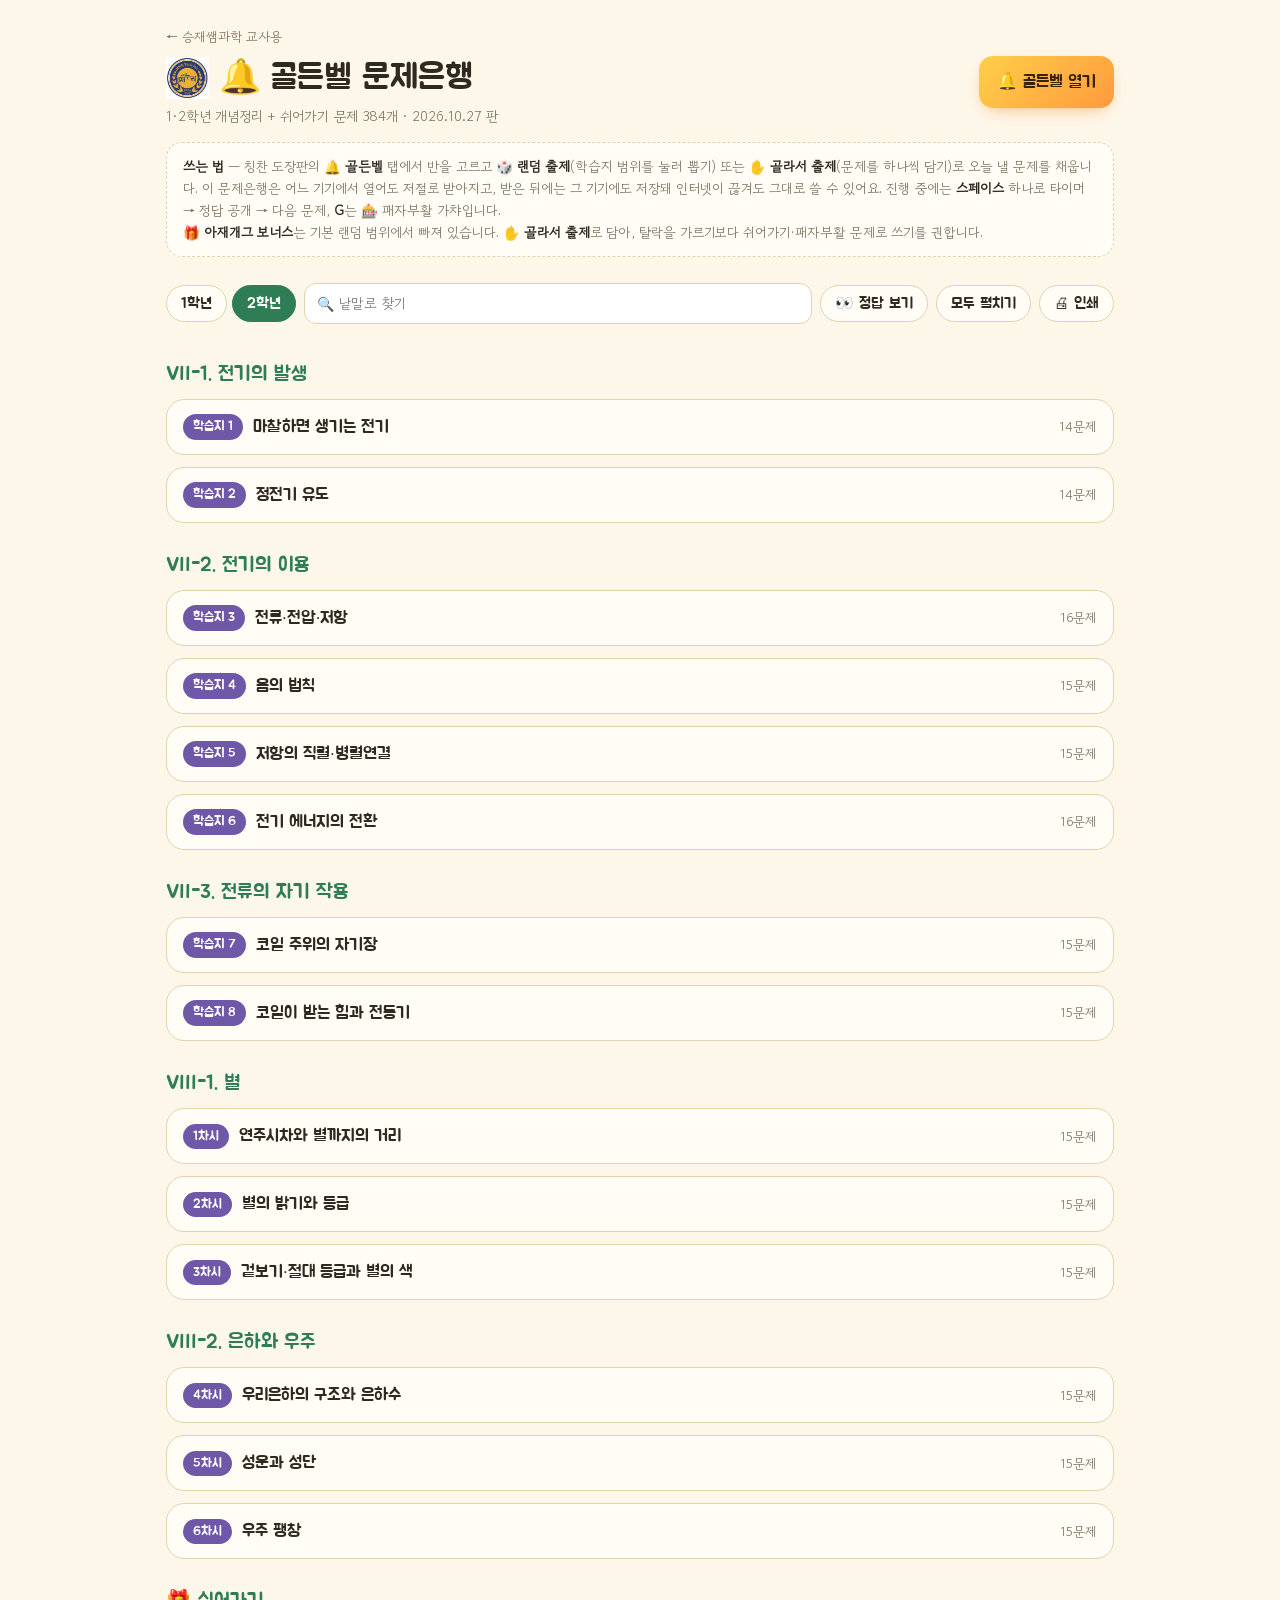
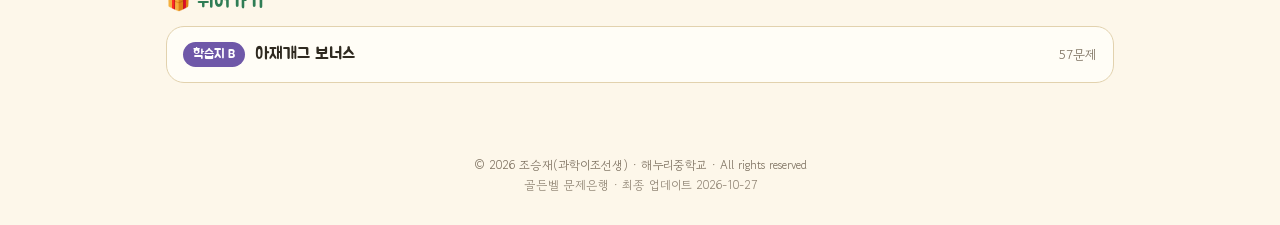
<file: goldenbell/index.html>
<!doctype html>
<html lang="ko">
<head>
<meta charset="utf-8">
<meta name="viewport" content="width=device-width,initial-scale=1,viewport-fit=cover">
<title>골든벨 문제은행 · 해누리 과학 시간</title>
<meta name="robots" content="noindex,nofollow">
<meta name="theme-color" content="#2f7d55">
<link rel="icon" href="../icon-192.png">
<link rel="preconnect" href="https://fonts.googleapis.com">
<link rel="preconnect" href="https://fonts.gstatic.com" crossorigin>
<link href="https://fonts.googleapis.com/css2?family=Jua&family=Gowun+Dodum&display=swap" rel="stylesheet">
<style>
:root{
 --paper:#fdf7ea; --paper-hi:#fffdf6; --paper-lo:#f4ead4;
 --line:#e2d2ae; --ink:#2f2a20; --ink-mute:#7d7160; --leaf:#2f7d55; --plum:#6f58a8; --gold:#c98a12;
 --jua:"Jua",-apple-system,"Apple SD Gothic Neo","Malgun Gothic",sans-serif;
 --body:"Gowun Dodum","Pretendard",-apple-system,"Apple SD Gothic Neo","Malgun Gothic",sans-serif;
}
*{margin:0;padding:0;box-sizing:border-box}
body{font-family:var(--body);color:var(--ink);line-height:1.65;background:var(--paper);min-height:100dvh}
.wrap{max-width:980px;margin:0 auto;padding:22px 16px 40px}
.top{display:flex;align-items:flex-start;justify-content:space-between;gap:14px;flex-wrap:wrap}
.brandline{display:flex;align-items:center;gap:10px}
.hnr-mark{display:block;width:auto;height:42px;object-fit:contain;flex:0 0 auto}
h1{font-family:var(--jua);font-weight:400;font-size:clamp(24px,4.4vw,34px);line-height:1.3}
.lead{font-size:14px;color:var(--ink-mute);margin-top:4px}
.back{font-size:13px;color:var(--ink-mute);text-decoration:none}
.go{display:inline-flex;align-items:center;gap:8px;text-decoration:none;font-family:var(--jua);font-size:17px;padding:12px 18px;border-radius:14px;
 background:linear-gradient(135deg,#ffcf4a,#ff9a3c);color:#3a2300;box-shadow:0 6px 18px -8px rgba(255,140,40,.8)}
.bar{display:flex;gap:8px;flex-wrap:wrap;align-items:center;margin:18px 0 6px;position:sticky;top:0;background:var(--paper);padding:8px 0;z-index:2}
.bar button{font-family:var(--jua);font-size:15px;padding:8px 14px;border-radius:999px;border:1.5px solid var(--line);background:var(--paper-hi);color:var(--ink);cursor:pointer}
.bar button.on{background:var(--leaf);border-color:var(--leaf);color:#fff}
.bar input{flex:1;min-width:160px;font:inherit;font-size:14px;padding:8px 12px;border-radius:12px;border:1.5px solid var(--line);background:#fff}
.how{background:var(--paper-hi);border:1.5px dashed var(--line);border-radius:16px;padding:12px 16px;font-size:13.5px;color:var(--ink-mute);margin-top:14px}
.how b{color:var(--ink)}
.unit{font-family:var(--jua);font-size:20px;margin:26px 0 8px;color:var(--leaf)}
.sheet{background:var(--paper-hi);border:1.5px solid var(--line);border-radius:18px;margin-bottom:12px;overflow:hidden}
.sheet>summary{list-style:none;cursor:pointer;display:flex;align-items:center;gap:10px;padding:13px 16px;font-family:var(--jua);font-size:17px}
.sheet>summary::-webkit-details-marker{display:none}
.sheet>summary .no{flex:0 0 auto;font-size:13px;color:#fff;background:var(--plum);border-radius:999px;padding:2px 10px}
.sheet>summary .n{margin-left:auto;font-family:var(--body);font-size:13px;color:var(--ink-mute)}
.sheet[open]>summary{border-bottom:1.5px dashed var(--line)}
ol{list-style:none;padding:6px 16px 12px}
li{display:flex;gap:10px;padding:9px 0;border-bottom:1px dashed var(--line)}
li:last-child{border-bottom:none}
li .k{flex:0 0 auto;width:2.2em;font-family:var(--jua);color:var(--plum);font-size:15px}
li .b{flex:1;min-width:0;word-break:keep-all}
li .q{font-size:15px}
li .ch{display:block;font-size:13.5px;color:var(--ink-mute);margin-top:2px}
li .tags{display:flex;gap:5px;flex-wrap:wrap;margin-top:4px}
.tag{font-size:11.5px;padding:1px 8px;border-radius:999px;background:var(--paper-lo);color:var(--ink-mute)}
.tag.ox{background:#e7f0ff;color:#2f5fb3} .tag.mc{background:#f3e8ff;color:#7a3fb8} .tag.short{background:#e8f7ec;color:#2f7d45}
.ans{display:none;margin-top:5px;font-size:14px;color:var(--leaf)}
.ans b{font-family:var(--jua);font-weight:400;font-size:16px}
.ans .e{display:block;color:var(--ink-mute);font-size:13px}
body.show .ans{display:block}
.empty{text-align:center;color:var(--ink-mute);padding:40px 0}
#app-credit{text-align:center;font-size:12px;color:var(--ink-mute);padding:20px 0 30px;line-height:1.7}
@media print{
 .bar,.how,.go,.back,#app-credit{display:none}
 body{background:#fff}
 .sheet{break-inside:avoid-page;border-color:#ccc}
 .sheet:not([open]) ol{display:block}
}
</style>
</head>
<body>
<div class="wrap">
  <a class="back" href="../teacher.html#tools">← 승재쌤과학 교사용</a>
  <div class="top" style="margin-top:8px">
    <div>
      <div class="brandline"><img class="hnr-mark" src="../lab/hnr-tech-mark.webp" alt="HNR TECH"><h1>🔔 골든벨 문제은행</h1></div>
      <div class="lead" id="lead">불러오는 중…</div>
    </div>
    <a class="go" id="goGB" href="https://scienceisjo.github.io/class-tools/stamp-board/#gb">🔔 골든벨 열기</a>
  </div>

  <div class="how">
    <b>쓰는 법</b> — 칭찬 도장판의 <b>🔔 골든벨</b> 탭에서 반을 고르고 <b>🎲 랜덤 출제</b>(학습지 범위를 눌러 뽑기) 또는 <b>✋ 골라서 출제</b>(문제를 하나씩 담기)로 오늘 낼 문제를 채웁니다.
    이 문제은행은 어느 기기에서 열어도 저절로 받아지고, 받은 뒤에는 그 기기에도 저장돼 인터넷이 끊겨도 그대로 쓸 수 있어요.
    진행 중에는 <b>스페이스</b> 하나로 타이머 → 정답 공개 → 다음 문제, <b>G</b>는 🎰 패자부활 가챠입니다.
    <br><b>🎁 아재개그 보너스</b>는 기본 랜덤 범위에서 빠져 있습니다. <b>✋ 골라서 출제</b>로 담아, 탈락을 가르기보다 쉬어가기·패자부활 문제로 쓰기를 권합니다.
  </div>

  <div class="bar">
    <span id="gTabs"></span>
    <input id="find" placeholder="🔍 낱말로 찾기" oninput="draw()">
    <button id="ansBtn" onclick="toggleAns()">👀 정답 보기</button>
    <button onclick="openAll()">모두 펼치기</button>
    <button onclick="window.print()">🖨 인쇄</button>
  </div>

  <div id="list"><div class="empty">문제은행을 불러오는 중이에요…</div></div>
</div>

<footer id="app-credit">
  © 2026 조승재(과학이조선생) · 해누리중학교 · All rights reserved<br>
  <span style="opacity:.85">골든벨 문제은행 · 최종 업데이트 2026-10-27</span>
</footer>

<script>
const $ = s => document.querySelector(s);
const esc = s => String(s == null ? '' : s).replace(/[&<>"]/g, c => ({'&':'&amp;','<':'&lt;','>':'&gt;','"':'&quot;'}[c]));
const CIRC = ['①','②','③','④','⑤','⑥'];
const TYPE = { ox:'O/X', mc:'객관식', short:'단답' };
let BANK = null;
let G = Number(localStorage.getItem('sc_grade') || 2);

/* 같은 github.io 안에서는 칭찬 도장판으로, 내 컴퓨터(apps 루트)에서는 그 자리의 도장판으로 */
if(!/github\.io$/.test(location.hostname)) $('#goGB').href = '/stamp-board/#gb';

fetch('bank.json', { cache:'no-cache' })
  .then(r => { if(!r.ok) throw r.status; return r.json(); })
  .then(j => {
    BANK = j;
    if(!BANK.grades.some(x => x.g === G)) G = BANK.grades[0].g;
    $('#lead').textContent = '1·2학년 개념정리 + 쉬어가기 문제 ' + j.count + '개 · ' + j.v.replace(/-/g, '.') + ' 판';
    draw();
  })
  .catch(() => {
    $('#lead').textContent = '문제은행을 불러오지 못했어요';
    $('#list').innerHTML = '<div class="empty">인터넷이 연결되면 다시 열어 주세요.</div>';
  });

function setG(g){ G = g; draw(); }
function toggleAns(){
  document.body.classList.toggle('show');
  $('#ansBtn').textContent = document.body.classList.contains('show') ? '🙈 정답 가리기' : '👀 정답 보기';
}
function openAll(){ document.querySelectorAll('details.sheet').forEach(d => d.open = true); }

function draw(){
  if(!BANK) return;
  $('#gTabs').innerHTML = BANK.grades.map(x =>
    '<button class="' + (x.g === G ? 'on' : '') + '" onclick="setG(' + x.g + ')">' + esc(x.name) + '</button>').join(' ');
  const f = $('#find').value.trim().toLowerCase();
  const grade = BANK.grades.find(x => x.g === G);
  let h = '', hit = 0;
  grade.units.forEach(U => {
    let uh = '';
    U.sheets.forEach(S => {
      const qs = S.qs.filter(q => !f || (q.q + ' ' + q.a + ' ' + (q.ch || []).join(' ') + ' ' + (q.ex || '')).toLowerCase().includes(f));
      if(!qs.length) return;
      hit += qs.length;
      uh += '<details class="sheet"' + (f ? ' open' : '') + '><summary><span class="no">' + esc(S.lab || ('학습지 ' + S.no)) + '</span>' + esc(S.t) +
            '<span class="n">' + qs.length + '문제</span></summary><ol>' +
            qs.map(q => {
              const n = q.id.slice(-2).replace(/^0/, '');
              const ai = q.t === 'mc' ? CIRC.indexOf(String(q.a).charAt(0)) : -1;
              return '<li><span class="k">' + n + '</span><div class="b"><div class="q">' + esc(q.q) + '</div>' +
                (q.ch ? '<span class="ch">' + q.ch.map((c, i) => CIRC[i] + ' ' + esc(c)).join(' &nbsp; ') + '</span>' : '') +
                '<div class="tags"><span class="tag ' + q.t + '">' + TYPE[q.t] + '</span><span class="tag">' + '★★★'.slice(0, q.lv) + '</span></div>' +
                '<div class="ans">정답 <b>' + esc(q.a) + (ai >= 0 && q.ch[ai] ? ' ' + esc(q.ch[ai]) : '') + '</b>' +
                (q.acc && q.acc.length ? ' <span style="color:var(--ink-mute)">(같이 인정: ' + esc(q.acc.join(', ')) + ')</span>' : '') +
                (q.ex ? '<span class="e">' + esc(q.ex) + '</span>' : '') + '</div></div></li>';
            }).join('') + '</ol></details>';
    });
    if(uh) h += '<div class="unit">' + esc(U.name) + '</div>' + uh;
  });
  $('#list').innerHTML = h || '<div class="empty">찾는 낱말이 들어간 문제가 없어요.</div>';
}
</script>
</body>
</html>
</file>
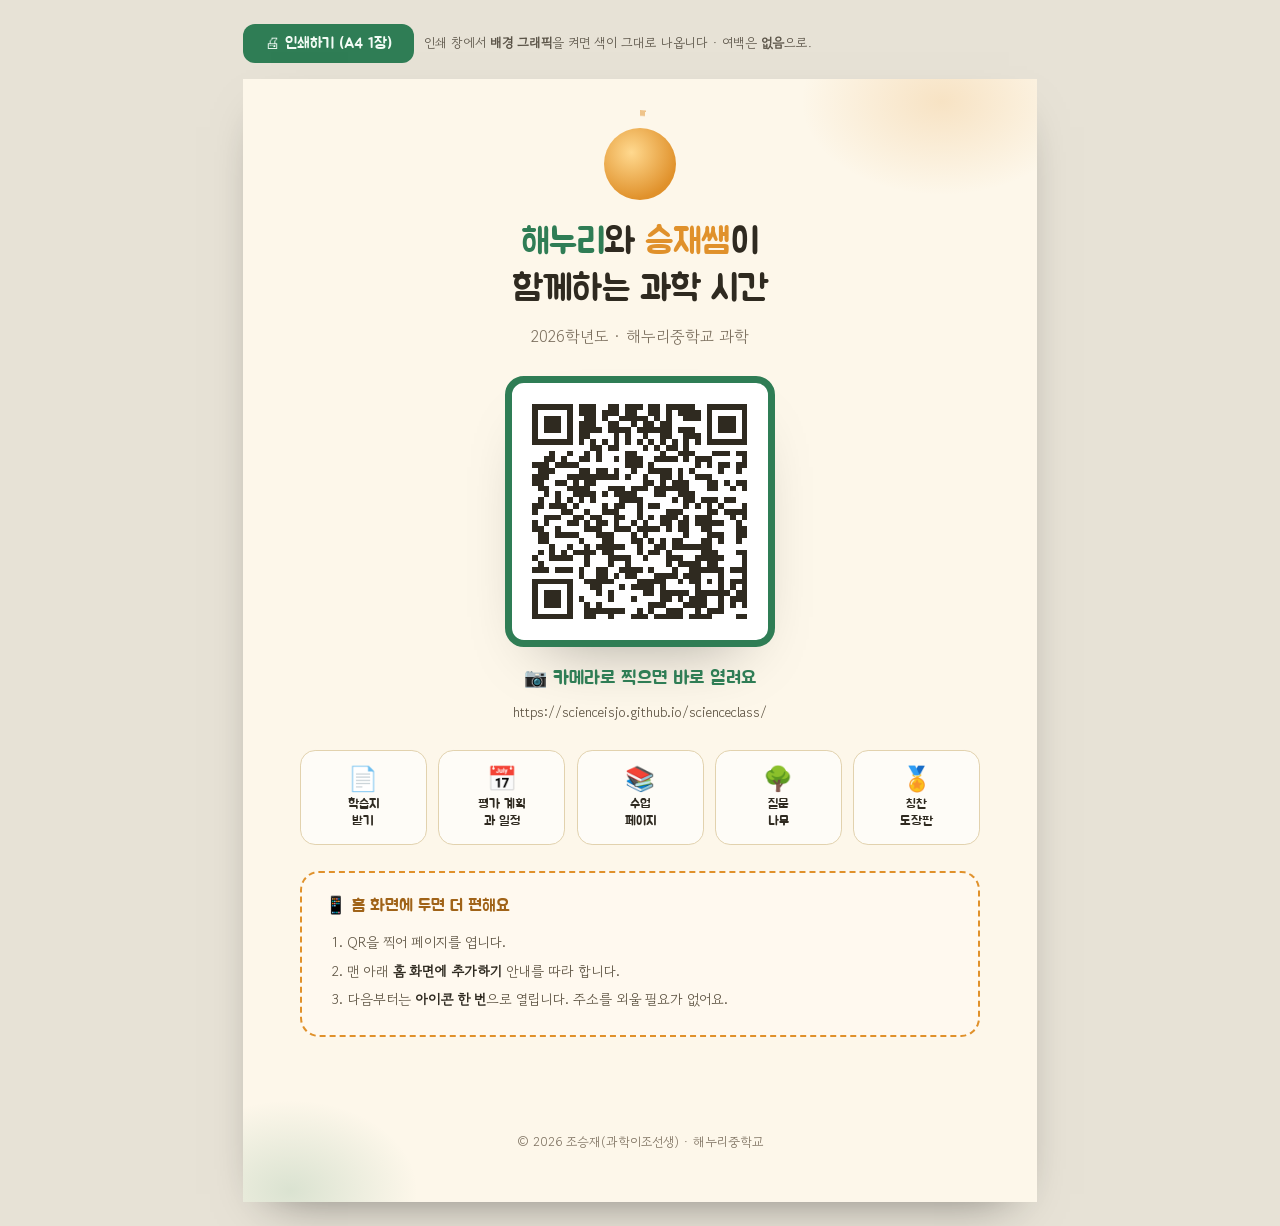
<file: poster.html>
<!doctype html>
<html lang="ko">
<head>
<meta charset="utf-8">
<meta name="viewport" content="width=device-width,initial-scale=1">
<title>교실 게시용 포스터 · 해누리와 승재쌤이 함께하는 과학 시간</title>
<link rel="preconnect" href="https://fonts.googleapis.com">
<link rel="preconnect" href="https://fonts.gstatic.com" crossorigin>
<link href="https://fonts.googleapis.com/css2?family=Jua&family=Gowun+Dodum&display=swap" rel="stylesheet">
<style>
:root{
 --paper:#fdf7ea; --line:#e2d2ae; --ink:#2f2a20; --ink-dim:#5d5342; --ink-mute:#7d7160;
 --sun:#e0912b; --leaf:#2f7d55;
 --jua:"Jua",-apple-system,"Malgun Gothic",sans-serif;
 --body:"Gowun Dodum",-apple-system,"Malgun Gothic",sans-serif;
}
*{margin:0;padding:0;box-sizing:border-box}
body{background:#e7e2d6;font-family:var(--body);color:var(--ink);padding:24px 14px;line-height:1.6}
.tools{max-width:210mm;margin:0 auto 16px;display:flex;gap:10px;align-items:center;flex-wrap:wrap}
.tools button{font-family:var(--jua);font-size:15px;padding:10px 22px;border-radius:12px;border:none;
 background:var(--leaf);color:#f2fbf5;cursor:pointer}
.tools p{font-size:13px;color:#5a5347}

.sheet{width:210mm;height:297mm;margin:0 auto;background:var(--paper);position:relative;
 padding:13mm 15mm;display:flex;flex-direction:column;align-items:center;text-align:center;
 box-shadow:0 20px 50px -28px rgba(0,0,0,.55);overflow:hidden}
.sheet::before{content:"";position:absolute;inset:0;pointer-events:none;
 background:
  radial-gradient(60mm 40mm at 88% 2%, rgba(224,145,43,.20), transparent 62%),
  radial-gradient(56mm 40mm at 6% 99%, rgba(47,125,85,.17), transparent 60%)}
.sheet>*{position:relative}

.sun{width:19mm;height:19mm;border-radius:50%;position:relative;margin-bottom:5mm;
 background:radial-gradient(circle at 38% 34%, #ffd98f, var(--sun) 72%)}
.sun::after{content:"";position:absolute;inset:-4.8mm;border-radius:50%;
 background:conic-gradient(from 0deg, rgba(224,145,43,.5) 0 6deg, transparent 6deg 30deg);
 -webkit-mask:radial-gradient(circle, transparent 62%, #000 64%);
 mask:radial-gradient(circle, transparent 62%, #000 64%)}

h1{font-family:var(--jua);font-weight:400;font-size:27pt;line-height:1.3;letter-spacing:-.5px}
h1 .hl{color:var(--leaf)} h1 .hs{color:var(--sun)}
.sub{font-size:12pt;color:var(--ink-mute);margin-top:3mm}

.qrbox{margin-top:7mm;padding:5.5mm;background:#fff;border:2mm solid var(--leaf);border-radius:5mm;
 box-shadow:0 8mm 18mm -10mm rgba(0,0,0,.4)}
.qrbox svg{display:block;width:57mm;height:57mm;shape-rendering:crispEdges}
.qcap{font-family:var(--jua);font-size:14pt;color:var(--leaf);margin-top:4.5mm}
.url{margin-top:2mm;font-size:10.5pt;color:var(--ink-dim);word-break:break-all}

.menu{margin-top:7mm;display:grid;grid-template-columns:repeat(5,1fr);gap:3mm;width:100%}
.mi{border:1.5px solid var(--line);border-radius:4mm;padding:3.5mm 1.5mm;background:rgba(255,255,255,.62)}
.mi .e{font-size:18pt;display:block;line-height:1.1}
.mi .t{font-family:var(--jua);font-size:9.5pt;margin-top:1.5mm;display:block;line-height:1.35}

.tip{margin-top:7mm;width:100%;border:2px dashed var(--sun);border-radius:5mm;
 padding:5mm 6mm;background:rgba(255,250,240,.85);text-align:left}
.tip h2{font-family:var(--jua);font-weight:400;font-size:13pt;color:#a06318;display:flex;gap:2.5mm;align-items:center}
.tip ol{margin:3mm 0 0 6mm;font-size:10.5pt;color:var(--ink-dim)}
.tip li{margin:1.6mm 0}
.tip b{color:var(--ink)}

.foot{margin-top:auto;padding-top:5mm;font-size:9.5pt;color:var(--ink-mute)}

@page{size:A4;margin:0}
@media print{
 body{background:#fff;padding:0}
 .tools{display:none}
 .sheet{box-shadow:none;margin:0;width:210mm;height:297mm}
}
@media (max-width:230mm){
 body{padding:14px 8px}
 .sheet{width:100%;height:auto;padding:22px 18px}
 h1{font-size:26pt}
 .qrbox svg{width:52mm;height:52mm}
 .menu{grid-template-columns:repeat(3,1fr)}
}
</style>
</head>
<body>

<div class="tools">
  <button onclick="window.print()">🖨 인쇄하기 (A4 1장)</button>
  <p>인쇄 창에서 <b>배경 그래픽</b>을 켜면 색이 그대로 나옵니다 · 여백은 <b>없음</b>으로.</p>
</div>

<div class="sheet">
  <div class="sun"></div>
  <h1><span class="hl">해누리</span>와 <span class="hs">승재쌤</span>이<br>함께하는 과학 시간</h1>
  <p class="sub">2026학년도 · 해누리중학교 과학</p>

  <div class="qrbox"><svg xmlns="http://www.w3.org/2000/svg" viewBox="0 0 37 37"><path stroke="#2f2a20" d="M0 0.5h7m1 0h3m2 0h2m1 0h3m1 0h2m1 0h5m2 0h7m-37 1h1m5 0h1m1 0h3m1 0h3m1 0h2m2 0h2m1 0h1m1 0h4m1 0h1m5 0h1m-37 1h1m1 0h3m1 0h1m2 0h2m1 0h1m2 0h5m1 0h1m1 0h1m2 0h3m1 0h1m1 0h3m1 0h1m-37 1h1m1 0h3m1 0h1m1 0h3m2 0h2m2 0h1m1 0h2m1 0h2m6 0h1m1 0h3m1 0h1m-37 1h1m1 0h3m1 0h1m1 0h4m1 0h4m1 0h6m1 0h3m2 0h1m1 0h3m1 0h1m-37 1h1m5 0h1m1 0h2m4 0h1m1 0h1m2 0h1m2 0h2m2 0h3m1 0h1m5 0h1m-37 1h7m1 0h1m1 0h1m1 0h1m1 0h1m1 0h1m1 0h1m1 0h1m1 0h1m1 0h1m1 0h1m1 0h1m1 0h7m-27 1h2m1 0h2m4 0h1m1 0h1m1 0h2m1 0h1m-24 1h1m2 0h1m2 0h1m1 0h1m4 0h2m4 0h1m2 0h3m3 0h3m1 0h2m-35 1h2m1 0h1m2 0h2m1 0h1m2 0h1m1 0h3m2 0h4m1 0h1m1 0h3m5 0h1m-37 1h3m1 0h4m8 0h3m1 0h1m7 0h1m1 0h1m1 0h2m1 0h2m-36 1h3m4 0h2m1 0h2m1 0h1m2 0h1m2 0h4m1 0h1m1 0h1m4 0h1m2 0h1m-36 1h3m3 0h9m1 0h1m2 0h1m2 0h2m1 0h1m2 0h3m-31 1h2m2 0h2m1 0h1m1 0h2m8 0h2m1 0h1m1 0h3m3 0h2m1 0h1m1 0h2m-36 1h2m3 0h4m3 0h3m1 0h3m1 0h6m3 0h2m2 0h1m1 0h1m-35 1h1m1 0h1m2 0h4m1 0h1m1 0h4m3 0h2m2 0h3m-27 1h1m2 0h1m1 0h1m1 0h1m1 0h1m4 0h4m5 0h1m1 0h2m1 0h3m1 0h2m-35 1h2m1 0h3m1 0h1m4 0h1m1 0h2m2 0h1m1 0h2m4 0h1m1 0h1m1 0h1m1 0h1m3 0h1m-37 1h1m4 0h2m2 0h1m2 0h3m3 0h1m4 0h3m4 0h2m1 0h4m-35 1h3m2 0h2m1 0h2m2 0h2m2 0h1m1 0h1m1 0h3m1 0h1m1 0h3m3 0h1m1 0h1m-37 1h1m1 0h1m3 0h2m1 0h1m1 0h2m1 0h1m2 0h1m1 0h1m2 0h2m1 0h2m1 0h5m2 0h1m-36 1h2m2 0h1m4 0h3m2 0h3m1 0h4m1 0h1m1 0h2m2 0h2m4 0h2m-36 1h2m1 0h4m3 0h3m3 0h1m1 0h1m6 0h1m3 0h3m2 0h2m-36 1h2m5 0h1m3 0h2m3 0h2m1 0h1m1 0h1m1 0h2m3 0h2m1 0h1m2 0h1m-33 1h1m2 0h1m2 0h1m1 0h5m2 0h1m2 0h2m1 0h7m-30 1h1m1 0h1m1 0h1m1 0h4m1 0h2m4 0h1m1 0h2m1 0h1m5 0h3m3 0h2m-37 1h1m2 0h4m2 0h1m3 0h4m2 0h1m3 0h3m2 0h5m3 0h1m-36 1h1m7 0h1m3 0h1m2 0h1m6 0h1m1 0h4m1 0h2m4 0h1m-37 1h3m1 0h3m1 0h1m2 0h2m2 0h4m1 0h1m3 0h1m2 0h6m1 0h3m-29 1h1m2 0h2m1 0h1m1 0h2m3 0h4m1 0h3m3 0h1m3 0h1m-37 1h7m2 0h5m4 0h5m2 0h1m1 0h2m1 0h1m1 0h1m1 0h3m-37 1h1m5 0h1m3 0h2m3 0h1m1 0h4m1 0h1m5 0h1m3 0h1m1 0h1m1 0h1m-37 1h1m1 0h3m1 0h1m4 0h1m1 0h1m5 0h2m1 0h5m1 0h6m1 0h2m-37 1h1m1 0h3m1 0h1m1 0h1m4 0h1m3 0h1m4 0h2m1 0h1m1 0h3m2 0h1m1 0h3m-37 1h1m1 0h3m1 0h1m2 0h1m1 0h1m8 0h3m3 0h4m2 0h1m1 0h1m1 0h1m-37 1h1m5 0h1m2 0h7m2 0h1m1 0h1m2 0h3m2 0h1m1 0h3m-33 1h7m2 0h2m2 0h1m3 0h3m1 0h5m1 0h4m4 0h2"/></svg></div>
  <p class="qcap">📷 카메라로 찍으면 바로 열려요</p>
  <p class="url">https://scienceisjo.github.io/scienceclass/</p>

  <div class="menu">
    <div class="mi"><span class="e">📄</span><span class="t">학습지<br>받기</span></div>
    <div class="mi"><span class="e">📅</span><span class="t">평가 계획<br>과 일정</span></div>
    <div class="mi"><span class="e">📚</span><span class="t">수업<br>페이지</span></div>
    <div class="mi"><span class="e">🌳</span><span class="t">질문<br>나무</span></div>
    <div class="mi"><span class="e">🏅</span><span class="t">칭찬<br>도장판</span></div>
  </div>

  <div class="tip">
    <h2>📱 홈 화면에 두면 더 편해요</h2>
    <ol>
      <li>QR을 찍어 페이지를 엽니다.</li>
      <li>맨 아래 <b>홈 화면에 추가하기</b> 안내를 따라 합니다.</li>
      <li>다음부터는 <b>아이콘 한 번</b>으로 열립니다. 주소를 외울 필요가 없어요.</li>
    </ol>
  </div>

  <p class="foot">© 2026 조승재(과학이조선생) · 해누리중학교</p>
</div>

</body>
</html>
</file>
